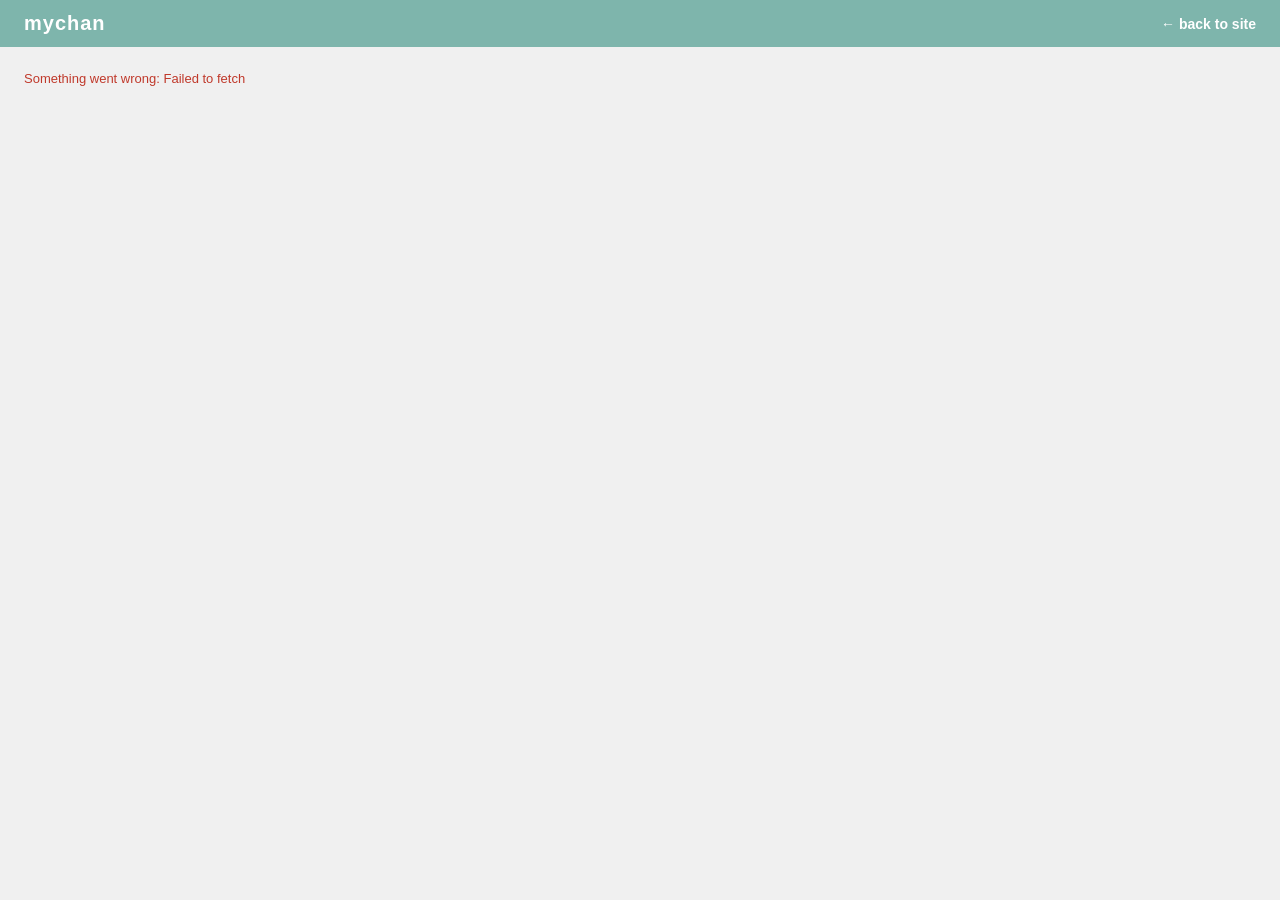
<file: static/imageboard/index.html>
<!DOCTYPE html>
<html lang="en">
<head>
  <meta charset="utf-8">
  <meta name="viewport" content="width=device-width, initial-scale=1">
  <title>mychan</title>
  <link rel="icon" href="favicon.ico">
  <link rel="stylesheet" href="style.css">
</head>
<body>
  <header class="board-lists">
    <h1><a href="#/">mychan</a></h1>
    <nav id="boardnav"></nav>
    <nav id="sitenav"><a href="/">&larr; back to site</a></nav>
  </header>
  <main id="imageboard-root">Loading…</main>
  <noscript><main><p>This page needs JavaScript.</p></main></noscript>
  <script src="config.js"></script>
  <script src="app.js"></script>
</body>
</html>
</file>
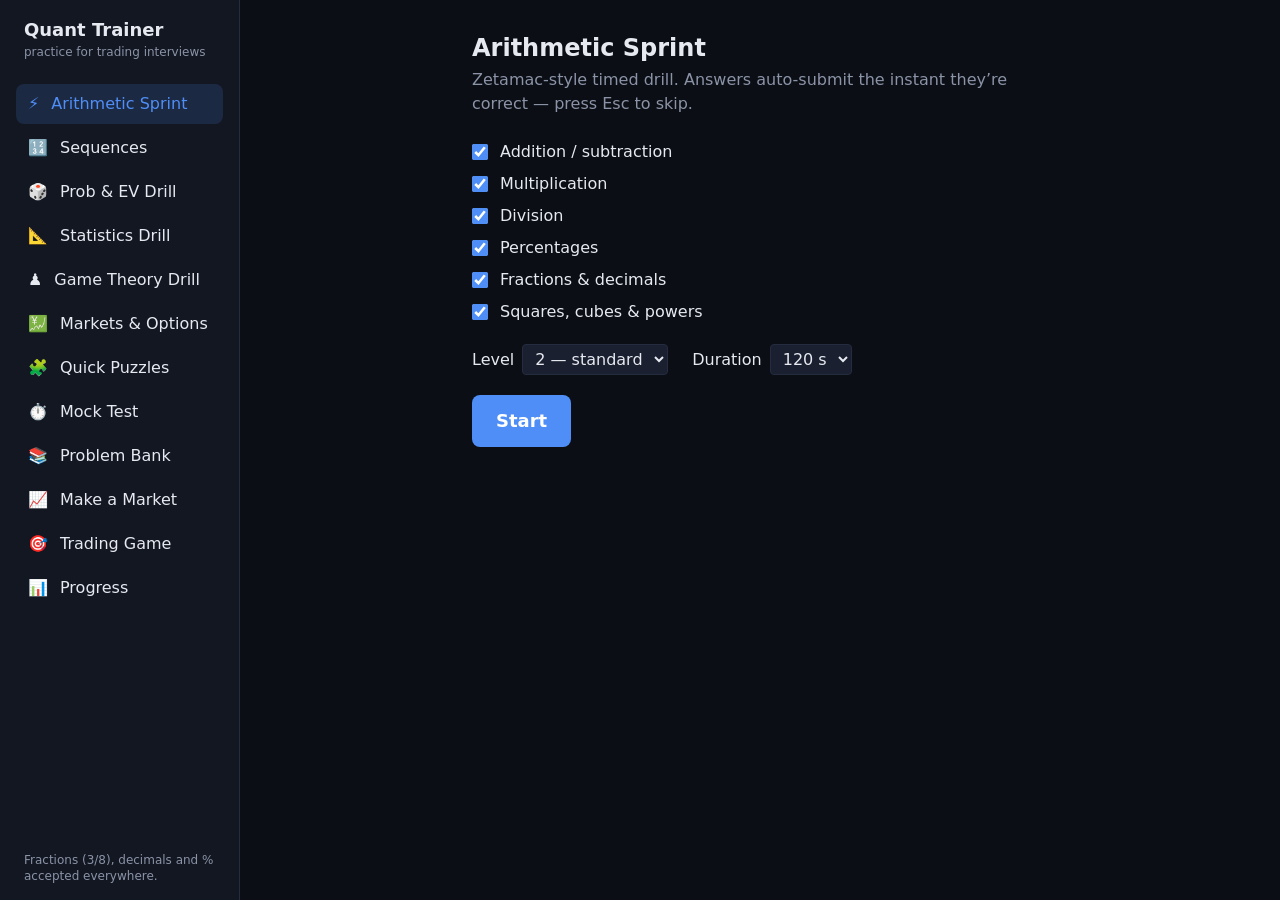
<file: static/quant-trainer/index.html>
<!doctype html>
<html lang="en">
  <head>
    <meta charset="UTF-8" />
    <link rel="icon" type="image/svg+xml" href="./favicon.svg" />
    <meta name="viewport" content="width=device-width, initial-scale=1.0" />
    <title>Quant Trainer</title>
    <script type="module" crossorigin src="./assets/index-CecnNAQ7.js"></script>
    <link rel="stylesheet" crossorigin href="./assets/index-C6XchxAq.css">
  </head>
  <body>
    <div id="root"></div>
  </body>
</html>
</file>
<file: static/imageboard/style.css>
:root {
    --black: #0f1c1f;
    --black-lighter: #1f3b42;
    --light: #fff;
    --light-darker: #f0f0f0;
    --grey: #666666;
    --accent: #7eb5ac;
    --greentext: #669f96;
}

* { box-sizing: border-box; margin: 0; padding: 0; }

body {
    font-family: 'Open Sans', sans-serif;
    font-size: 15px;
    background: var(--light-darker);
    color: var(--grey);
}

a { color: var(--accent); text-decoration: none; }
a:hover { color: var(--black-lighter); }

/* ── Header ── */
header {
    background: var(--accent);
    padding: 12px 24px;
    display: grid;
    grid-template-columns: 1fr 1fr 1fr;
    align-items: center;
}
header h1 { font-size: 20px; font-weight: 700; letter-spacing: 1px; }
header h1 a, header nav, header nav a { color: var(--light); }
header nav { font-size: 14px; }
header nav a { font-weight: 600; }
header nav a:hover, header h1 a:hover { color: var(--black); }
header.board-lists nav:first-of-type { text-align: center; }
header.board-lists nav:last-of-type { text-align: right; }

/* ── Main ── */
main { padding: 24px; max-width: 1400px; margin: 0 auto; }
main > h2 { font-size: 22px; color: var(--black); font-weight: 700; margin-bottom: 16px; }
.actions { margin-bottom: 16px; }
.lead { margin-bottom: 16px; }

/* ── Board list on the home page ── */
.board-list { list-style: none; max-width: 500px; }
.board-list li { background: var(--light); padding: 10px 14px; margin-bottom: 8px; border-left: 3px solid var(--accent); }
.board-list span { display: block; font-size: 12px; color: #aaa; }

/* ── Catalog grid ── */
.catalog { display: grid; grid-template-columns: repeat(auto-fill, minmax(160px, 1fr)); gap: 16px; }
.thread {
    width: 160px;
    background: var(--light);
    border-radius: 4px;
    overflow: hidden;
    display: flex;
    flex-direction: column;
    transition: box-shadow 0.15s ease;
}
.thread:hover { box-shadow: 0 4px 14px rgba(0,0,0,0.15); }
.thread a.thread-link { display: flex; flex-direction: column; height: 100%; color: inherit; }
.thread-thumb { height: 160px; width: 100%; object-fit: cover; display: block; background: var(--light-darker); }
.thread-info { padding: 8px 10px 10px; flex: 1; display: flex; flex-direction: column; gap: 4px; }
.thread-subject { font-size: 13px; font-weight: 700; color: var(--black); line-height: 1.3; word-break: break-word; }
.thread-by { font-size: 11px; color: var(--accent); }
.thread-text { font-size: 12px; word-break: break-word; }
.thread-meta { font-size: 11px; color: #aaa; margin-top: auto; padding-top: 4px; }

/* ── Thread page ── */
.post_in_thread { background: var(--light); padding: 14px 18px; margin-bottom: 12px; border-left: 3px solid var(--accent); overflow: hidden; }
.post_in_thread.flash { outline: 2px solid var(--accent); }
.post-user { display: block; font-size: 12px; font-weight: 700; color: var(--accent); margin-bottom: 6px; }
.post_in_thread p { line-height: 1.6; word-break: break-word; }
.post_in_thread img { max-width: 300px; max-height: 300px; display: block; margin: 10px 0; border-radius: 2px; }
.post_in_thread .timestamp { display: block; font-size: 11px; color: #bbb; margin-top: 8px; }
.post_in_thread .timestamp a { color: #bbb; }
.quote { color: var(--greentext); }
.ref { text-decoration: underline; }

/* ── Forms ── */
.reply_form { background: var(--light); padding: 20px; margin-top: 24px; border-top: 2px solid var(--accent); }
.reply_form form { display: flex; flex-direction: column; gap: 10px; max-width: 500px; }
.reply_form label { font-size: 12px; font-weight: 700; color: var(--black-lighter); text-transform: uppercase; letter-spacing: 0.5px; display: block; margin-bottom: 3px; }
.reply_form input[type="text"], .reply_form textarea {
    width: 100%; padding: 8px 10px; border: 1px solid #ddd; background: var(--light-darker);
    color: var(--grey); font-family: inherit; font-size: 14px; border-radius: 2px; outline: none;
}
.reply_form textarea { resize: vertical; }
.reply_form input[type="text"]:focus, .reply_form textarea:focus { border-color: var(--accent); }
.reply_form input[type="file"] { font-size: 13px; color: var(--grey); }
.reply_form button[type="submit"] {
    align-self: flex-start; background: var(--accent); color: var(--light); border: none;
    padding: 9px 22px; font-size: 14px; font-weight: 700; border-radius: 2px; cursor: pointer; transition: background 0.15s;
}
.reply_form button[type="submit"]:hover { background: var(--black-lighter); }
.reply_form button[disabled] { opacity: 0.6; cursor: default; }
.hint { font-size: 12px; color: #aaa; }
.error { color: #c0392b; font-size: 13px; }
.error:empty { display: none; }
.errorpage img { max-width: 100%; display: block; margin-top: 12px; }

hr.divider { border: none; border-top: 30px solid var(--accent); margin: 30px 0; }

@media (max-width: 600px) {
    .catalog { grid-template-columns: repeat(auto-fill, minmax(120px, 1fr)); gap: 10px; }
    .thread { width: 100%; }
    main { padding: 12px; }
    header { grid-template-columns: 1fr; gap: 6px; text-align: center; }
    header.board-lists nav:last-of-type { text-align: center; }
}
</file>
<file: static/quant-trainer/assets/index-C6XchxAq.css>
@font-face{font-display:block;font-family:KaTeX_AMS;font-style:normal;font-weight:400;src:url(./KaTeX_AMS-Regular-BQhdFMY1.woff2)format("woff2"),url(./KaTeX_AMS-Regular-DMm9YOAa.woff)format("woff"),url(./KaTeX_AMS-Regular-DRggAlZN.ttf)format("truetype")}@font-face{font-display:block;font-family:KaTeX_Caligraphic;font-style:normal;font-weight:700;src:url(./KaTeX_Caligraphic-Bold-Dq_IR9rO.woff2)format("woff2"),url(./KaTeX_Caligraphic-Bold-BEiXGLvX.woff)format("woff"),url(./KaTeX_Caligraphic-Bold-ATXxdsX0.ttf)format("truetype")}@font-face{font-display:block;font-family:KaTeX_Caligraphic;font-style:normal;font-weight:400;src:url(./KaTeX_Caligraphic-Regular-Di6jR-x-.woff2)format("woff2"),url(./KaTeX_Caligraphic-Regular-CTRA-rTL.woff)format("woff"),url(./KaTeX_Caligraphic-Regular-wX97UBjC.ttf)format("truetype")}@font-face{font-display:block;font-family:KaTeX_Fraktur;font-style:normal;font-weight:700;src:url(./KaTeX_Fraktur-Bold-CL6g_b3V.woff2)format("woff2"),url(./KaTeX_Fraktur-Bold-BsDP51OF.woff)format("woff"),url(./KaTeX_Fraktur-Bold-BdnERNNW.ttf)format("truetype")}@font-face{font-display:block;font-family:KaTeX_Fraktur;font-style:normal;font-weight:400;src:url(./KaTeX_Fraktur-Regular-CTYiF6lA.woff2)format("woff2"),url(./KaTeX_Fraktur-Regular-Dxdc4cR9.woff)format("woff"),url(./KaTeX_Fraktur-Regular-CB_wures.ttf)format("truetype")}@font-face{font-display:block;font-family:KaTeX_Main;font-style:normal;font-weight:700;src:url(./KaTeX_Main-Bold-Cx986IdX.woff2)format("woff2"),url(./KaTeX_Main-Bold-Jm3AIy58.woff)format("woff"),url(./KaTeX_Main-Bold-waoOVXN0.ttf)format("truetype")}@font-face{font-display:block;font-family:KaTeX_Main;font-style:italic;font-weight:700;src:url(./KaTeX_Main-BoldItalic-DxDJ3AOS.woff2)format("woff2"),url(./KaTeX_Main-BoldItalic-SpSLRI95.woff)format("woff"),url(./KaTeX_Main-BoldItalic-DzxPMmG6.ttf)format("truetype")}@font-face{font-display:block;font-family:KaTeX_Main;font-style:italic;font-weight:400;src:url(./KaTeX_Main-Italic-NWA7e6Wa.woff2)format("woff2"),url(./KaTeX_Main-Italic-BMLOBm91.woff)format("woff"),url(./KaTeX_Main-Italic-3WenGoN9.ttf)format("truetype")}@font-face{font-display:block;font-family:KaTeX_Main;font-style:normal;font-weight:400;src:url(./KaTeX_Main-Regular-B22Nviop.woff2)format("woff2"),url(./KaTeX_Main-Regular-Dr94JaBh.woff)format("woff"),url(./KaTeX_Main-Regular-ypZvNtVU.ttf)format("truetype")}@font-face{font-display:block;font-family:KaTeX_Math;font-style:italic;font-weight:700;src:url(./KaTeX_Math-BoldItalic-CZnvNsCZ.woff2)format("woff2"),url(./KaTeX_Math-BoldItalic-iY-2wyZ7.woff)format("woff"),url(./KaTeX_Math-BoldItalic-B3XSjfu4.ttf)format("truetype")}@font-face{font-display:block;font-family:KaTeX_Math;font-style:italic;font-weight:400;src:url(./KaTeX_Math-Italic-t53AETM-.woff2)format("woff2"),url(./KaTeX_Math-Italic-DA0__PXp.woff)format("woff"),url(./KaTeX_Math-Italic-flOr_0UB.ttf)format("truetype")}@font-face{font-display:block;font-family:KaTeX_SansSerif;font-style:normal;font-weight:700;src:url(./KaTeX_SansSerif-Bold-D1sUS0GD.woff2)format("woff2"),url(./KaTeX_SansSerif-Bold-DbIhKOiC.woff)format("woff"),url(./KaTeX_SansSerif-Bold-CFMepnvq.ttf)format("truetype")}@font-face{font-display:block;font-family:KaTeX_SansSerif;font-style:italic;font-weight:400;src:url(./KaTeX_SansSerif-Italic-C3H0VqGB.woff2)format("woff2"),url(./KaTeX_SansSerif-Italic-DN2j7dab.woff)format("woff"),url(./KaTeX_SansSerif-Italic-YYjJ1zSn.ttf)format("truetype")}@font-face{font-display:block;font-family:KaTeX_SansSerif;font-style:normal;font-weight:400;src:url(./KaTeX_SansSerif-Regular-DDBCnlJ7.woff2)format("woff2"),url(./KaTeX_SansSerif-Regular-CS6fqUqJ.woff)format("woff"),url(./KaTeX_SansSerif-Regular-BNo7hRIc.ttf)format("truetype")}@font-face{font-display:block;font-family:KaTeX_Script;font-style:normal;font-weight:400;src:url(./KaTeX_Script-Regular-D3wIWfF6.woff2)format("woff2"),url(./KaTeX_Script-Regular-D5yQViql.woff)format("woff"),url(./KaTeX_Script-Regular-C5JkGWo-.ttf)format("truetype")}@font-face{font-display:block;font-family:KaTeX_Size1;font-style:normal;font-weight:400;src:url(./KaTeX_Size1-Regular-mCD8mA8B.woff2)format("woff2"),url(./KaTeX_Size1-Regular-C195tn64.woff)format("woff"),url(./KaTeX_Size1-Regular-Dbsnue_I.ttf)format("truetype")}@font-face{font-display:block;font-family:KaTeX_Size2;font-style:normal;font-weight:400;src:url(./KaTeX_Size2-Regular-Dy4dx90m.woff2)format("woff2"),url(./KaTeX_Size2-Regular-oD1tc_U0.woff)format("woff"),url(./KaTeX_Size2-Regular-B7gKUWhC.ttf)format("truetype")}@font-face{font-display:block;font-family:KaTeX_Size3;font-style:normal;font-weight:400;src:url([data-uri])format("woff2"),url(./KaTeX_Size3-Regular-CTq5MqoE.woff)format("woff"),url(./KaTeX_Size3-Regular-DgpXs0kz.ttf)format("truetype")}@font-face{font-display:block;font-family:KaTeX_Size4;font-style:normal;font-weight:400;src:url(./KaTeX_Size4-Regular-Dl5lxZxV.woff2)format("woff2"),url(./KaTeX_Size4-Regular-BF-4gkZK.woff)format("woff"),url(./KaTeX_Size4-Regular-DWFBv043.ttf)format("truetype")}@font-face{font-display:block;font-family:KaTeX_Typewriter;font-style:normal;font-weight:400;src:url(./KaTeX_Typewriter-Regular-CO6r4hn1.woff2)format("woff2"),url(./KaTeX_Typewriter-Regular-C0xS9mPB.woff)format("woff"),url(./KaTeX_Typewriter-Regular-D3Ib7_Hf.ttf)format("truetype")}.katex{text-indent:0;text-rendering:auto;font:1.21em/1.2 KaTeX_Main,math,Times New Roman,serif;position:relative}.katex *{border-color:currentColor;-ms-high-contrast-adjust:none!important}.katex .katex-version:after{content:"0.19.1"}.katex .katex-mathml{clip-path:inset(50%);border:0;width:1px;height:1px;padding:0;position:absolute;overflow:hidden}.katex .katex-html>.katex-newline{display:block}.katex .katex-base{white-space:nowrap;width:min-content;position:relative}.katex .katex-base,.katex .katex-strut{display:inline-block}.katex .textbf{font-weight:700}.katex .textit{font-style:italic}.katex .textrm{font-family:KaTeX_Main}.katex .textsf{font-family:KaTeX_SansSerif}.katex .texttt{font-family:KaTeX_Typewriter}.katex .mathnormal{font-family:KaTeX_Math;font-style:italic}.katex .mathit{font-family:KaTeX_Main;font-style:italic}.katex .mathrm{font-style:normal}.katex .mathbf{font-family:KaTeX_Main;font-weight:700}.katex .boldsymbol{font-family:KaTeX_Math;font-style:italic;font-weight:700}.katex .amsrm,.katex .mathbb,.katex .textbb{font-family:KaTeX_AMS}.katex .mathcal{font-family:KaTeX_Caligraphic}.katex .mathfrak,.katex .textfrak{font-family:KaTeX_Fraktur}.katex .mathboldfrak,.katex .textboldfrak{font-family:KaTeX_Fraktur;font-weight:700}.katex .mathtt{font-family:KaTeX_Typewriter}.katex .mathscr,.katex .textscr{font-family:KaTeX_Script}.katex .mathsf,.katex .textsf{font-family:KaTeX_SansSerif}.katex .mathboldsf,.katex .textboldsf{font-family:KaTeX_SansSerif;font-weight:700}.katex .mathitsf,.katex .mathsfit,.katex .textitsf{font-family:KaTeX_SansSerif;font-style:italic}.katex .mainrm{font-family:KaTeX_Main;font-style:normal}.katex .vlist-t{border-collapse:collapse;table-layout:fixed;display:inline-table}.katex .vlist-r{display:table-row}.katex .vlist{vertical-align:bottom;display:table-cell;position:relative}.katex .vlist>span{height:0;display:block;position:relative}.katex .vlist>span>span{display:inline-block}.katex .vlist>span>.pstrut{width:0;overflow:hidden}.katex .vlist-t2{margin-right:-2px}.katex .vlist-s{vertical-align:bottom;width:2px;min-width:2px;font-size:1px;display:table-cell}.katex .katex-vbox{flex-direction:column;align-items:baseline;display:inline-flex}.katex .katex-thinbox{flex-direction:row;width:0;max-width:0;display:inline-flex}.katex .msupsub{text-align:left}.katex .mfrac>span>span{text-align:center}.katex .mfrac .frac-line{border-bottom-style:solid;width:100%;display:inline-block}.katex .katex-hdashline,.katex .katex-hline,.katex .katex-overline .overline-line,.katex .katex-rule,.katex .katex-underline .underline-line,.katex .mfrac .frac-line{min-height:1px}.katex .mspace{display:inline-block}.katex .katex-smash{line-height:0;display:inline}.katex .clap,.katex .llap,.katex .rlap{width:0;position:relative}.katex .clap>.katex-inner,.katex .llap>.katex-inner,.katex .rlap>.katex-inner{position:absolute}.katex .clap>.katex-fix,.katex .llap>.katex-fix,.katex .rlap>.katex-fix{display:inline-block}.katex .llap>.katex-inner{right:0}.katex .clap>.katex-inner,.katex .rlap>.katex-inner{left:0}.katex .clap>.katex-inner>span{margin-left:-50%;margin-right:50%}.katex .katex-rule{border:0 solid;display:inline-block;position:relative}.katex .katex-hline,.katex .katex-overline .overline-line,.katex .katex-underline .underline-line{border-bottom-style:solid;width:100%;display:inline-block}.katex .katex-hdashline{border-bottom-style:dashed;width:100%;display:inline-block}.katex .sqrt>.katex-root{margin-left:.277778em;margin-right:-.555556em}.katex .fontsize-ensurer.reset-size1.size1,.katex .katex-sizing.reset-size1.size1{font-size:1em}.katex .fontsize-ensurer.reset-size1.size2,.katex .katex-sizing.reset-size1.size2{font-size:1.2em}.katex .fontsize-ensurer.reset-size1.size3,.katex .katex-sizing.reset-size1.size3{font-size:1.4em}.katex .fontsize-ensurer.reset-size1.size4,.katex .katex-sizing.reset-size1.size4{font-size:1.6em}.katex .fontsize-ensurer.reset-size1.size5,.katex .katex-sizing.reset-size1.size5{font-size:1.8em}.katex .fontsize-ensurer.reset-size1.size6,.katex .katex-sizing.reset-size1.size6{font-size:2em}.katex .fontsize-ensurer.reset-size1.size7,.katex .katex-sizing.reset-size1.size7{font-size:2.4em}.katex .fontsize-ensurer.reset-size1.size8,.katex .katex-sizing.reset-size1.size8{font-size:2.88em}.katex .fontsize-ensurer.reset-size1.size9,.katex .katex-sizing.reset-size1.size9{font-size:3.456em}.katex .fontsize-ensurer.reset-size1.size10,.katex .katex-sizing.reset-size1.size10{font-size:4.148em}.katex .fontsize-ensurer.reset-size1.size11,.katex .katex-sizing.reset-size1.size11{font-size:4.976em}.katex .fontsize-ensurer.reset-size2.size1,.katex .katex-sizing.reset-size2.size1{font-size:.833333em}.katex .fontsize-ensurer.reset-size2.size2,.katex .katex-sizing.reset-size2.size2{font-size:1em}.katex .fontsize-ensurer.reset-size2.size3,.katex .katex-sizing.reset-size2.size3{font-size:1.16667em}.katex .fontsize-ensurer.reset-size2.size4,.katex .katex-sizing.reset-size2.size4{font-size:1.33333em}.katex .fontsize-ensurer.reset-size2.size5,.katex .katex-sizing.reset-size2.size5{font-size:1.5em}.katex .fontsize-ensurer.reset-size2.size6,.katex .katex-sizing.reset-size2.size6{font-size:1.66667em}.katex .fontsize-ensurer.reset-size2.size7,.katex .katex-sizing.reset-size2.size7{font-size:2em}.katex .fontsize-ensurer.reset-size2.size8,.katex .katex-sizing.reset-size2.size8{font-size:2.4em}.katex .fontsize-ensurer.reset-size2.size9,.katex .katex-sizing.reset-size2.size9{font-size:2.88em}.katex .fontsize-ensurer.reset-size2.size10,.katex .katex-sizing.reset-size2.size10{font-size:3.45667em}.katex .fontsize-ensurer.reset-size2.size11,.katex .katex-sizing.reset-size2.size11{font-size:4.14667em}.katex .fontsize-ensurer.reset-size3.size1,.katex .katex-sizing.reset-size3.size1{font-size:.714286em}.katex .fontsize-ensurer.reset-size3.size2,.katex .katex-sizing.reset-size3.size2{font-size:.857143em}.katex .fontsize-ensurer.reset-size3.size3,.katex .katex-sizing.reset-size3.size3{font-size:1em}.katex .fontsize-ensurer.reset-size3.size4,.katex .katex-sizing.reset-size3.size4{font-size:1.14286em}.katex .fontsize-ensurer.reset-size3.size5,.katex .katex-sizing.reset-size3.size5{font-size:1.28571em}.katex .fontsize-ensurer.reset-size3.size6,.katex .katex-sizing.reset-size3.size6{font-size:1.42857em}.katex .fontsize-ensurer.reset-size3.size7,.katex .katex-sizing.reset-size3.size7{font-size:1.71429em}.katex .fontsize-ensurer.reset-size3.size8,.katex .katex-sizing.reset-size3.size8{font-size:2.05714em}.katex .fontsize-ensurer.reset-size3.size9,.katex .katex-sizing.reset-size3.size9{font-size:2.46857em}.katex .fontsize-ensurer.reset-size3.size10,.katex .katex-sizing.reset-size3.size10{font-size:2.96286em}.katex .fontsize-ensurer.reset-size3.size11,.katex .katex-sizing.reset-size3.size11{font-size:3.55429em}.katex .fontsize-ensurer.reset-size4.size1,.katex .katex-sizing.reset-size4.size1{font-size:.625em}.katex .fontsize-ensurer.reset-size4.size2,.katex .katex-sizing.reset-size4.size2{font-size:.75em}.katex .fontsize-ensurer.reset-size4.size3,.katex .katex-sizing.reset-size4.size3{font-size:.875em}.katex .fontsize-ensurer.reset-size4.size4,.katex .katex-sizing.reset-size4.size4{font-size:1em}.katex .fontsize-ensurer.reset-size4.size5,.katex .katex-sizing.reset-size4.size5{font-size:1.125em}.katex .fontsize-ensurer.reset-size4.size6,.katex .katex-sizing.reset-size4.size6{font-size:1.25em}.katex .fontsize-ensurer.reset-size4.size7,.katex .katex-sizing.reset-size4.size7{font-size:1.5em}.katex .fontsize-ensurer.reset-size4.size8,.katex .katex-sizing.reset-size4.size8{font-size:1.8em}.katex .fontsize-ensurer.reset-size4.size9,.katex .katex-sizing.reset-size4.size9{font-size:2.16em}.katex .fontsize-ensurer.reset-size4.size10,.katex .katex-sizing.reset-size4.size10{font-size:2.5925em}.katex .fontsize-ensurer.reset-size4.size11,.katex .katex-sizing.reset-size4.size11{font-size:3.11em}.katex .fontsize-ensurer.reset-size5.size1,.katex .katex-sizing.reset-size5.size1{font-size:.555556em}.katex .fontsize-ensurer.reset-size5.size2,.katex .katex-sizing.reset-size5.size2{font-size:.666667em}.katex .fontsize-ensurer.reset-size5.size3,.katex .katex-sizing.reset-size5.size3{font-size:.777778em}.katex .fontsize-ensurer.reset-size5.size4,.katex .katex-sizing.reset-size5.size4{font-size:.888889em}.katex .fontsize-ensurer.reset-size5.size5,.katex .katex-sizing.reset-size5.size5{font-size:1em}.katex .fontsize-ensurer.reset-size5.size6,.katex .katex-sizing.reset-size5.size6{font-size:1.11111em}.katex .fontsize-ensurer.reset-size5.size7,.katex .katex-sizing.reset-size5.size7{font-size:1.33333em}.katex .fontsize-ensurer.reset-size5.size8,.katex .katex-sizing.reset-size5.size8{font-size:1.6em}.katex .fontsize-ensurer.reset-size5.size9,.katex .katex-sizing.reset-size5.size9{font-size:1.92em}.katex .fontsize-ensurer.reset-size5.size10,.katex .katex-sizing.reset-size5.size10{font-size:2.30444em}.katex .fontsize-ensurer.reset-size5.size11,.katex .katex-sizing.reset-size5.size11{font-size:2.76444em}.katex .fontsize-ensurer.reset-size6.size1,.katex .katex-sizing.reset-size6.size1{font-size:.5em}.katex .fontsize-ensurer.reset-size6.size2,.katex .katex-sizing.reset-size6.size2{font-size:.6em}.katex .fontsize-ensurer.reset-size6.size3,.katex .katex-sizing.reset-size6.size3{font-size:.7em}.katex .fontsize-ensurer.reset-size6.size4,.katex .katex-sizing.reset-size6.size4{font-size:.8em}.katex .fontsize-ensurer.reset-size6.size5,.katex .katex-sizing.reset-size6.size5{font-size:.9em}.katex .fontsize-ensurer.reset-size6.size6,.katex .katex-sizing.reset-size6.size6{font-size:1em}.katex .fontsize-ensurer.reset-size6.size7,.katex .katex-sizing.reset-size6.size7{font-size:1.2em}.katex .fontsize-ensurer.reset-size6.size8,.katex .katex-sizing.reset-size6.size8{font-size:1.44em}.katex .fontsize-ensurer.reset-size6.size9,.katex .katex-sizing.reset-size6.size9{font-size:1.728em}.katex .fontsize-ensurer.reset-size6.size10,.katex .katex-sizing.reset-size6.size10{font-size:2.074em}.katex .fontsize-ensurer.reset-size6.size11,.katex .katex-sizing.reset-size6.size11{font-size:2.488em}.katex .fontsize-ensurer.reset-size7.size1,.katex .katex-sizing.reset-size7.size1{font-size:.416667em}.katex .fontsize-ensurer.reset-size7.size2,.katex .katex-sizing.reset-size7.size2{font-size:.5em}.katex .fontsize-ensurer.reset-size7.size3,.katex .katex-sizing.reset-size7.size3{font-size:.583333em}.katex .fontsize-ensurer.reset-size7.size4,.katex .katex-sizing.reset-size7.size4{font-size:.666667em}.katex .fontsize-ensurer.reset-size7.size5,.katex .katex-sizing.reset-size7.size5{font-size:.75em}.katex .fontsize-ensurer.reset-size7.size6,.katex .katex-sizing.reset-size7.size6{font-size:.833333em}.katex .fontsize-ensurer.reset-size7.size7,.katex .katex-sizing.reset-size7.size7{font-size:1em}.katex .fontsize-ensurer.reset-size7.size8,.katex .katex-sizing.reset-size7.size8{font-size:1.2em}.katex .fontsize-ensurer.reset-size7.size9,.katex .katex-sizing.reset-size7.size9{font-size:1.44em}.katex .fontsize-ensurer.reset-size7.size10,.katex .katex-sizing.reset-size7.size10{font-size:1.72833em}.katex .fontsize-ensurer.reset-size7.size11,.katex .katex-sizing.reset-size7.size11{font-size:2.07333em}.katex .fontsize-ensurer.reset-size8.size1,.katex .katex-sizing.reset-size8.size1{font-size:.347222em}.katex .fontsize-ensurer.reset-size8.size2,.katex .katex-sizing.reset-size8.size2{font-size:.416667em}.katex .fontsize-ensurer.reset-size8.size3,.katex .katex-sizing.reset-size8.size3{font-size:.486111em}.katex .fontsize-ensurer.reset-size8.size4,.katex .katex-sizing.reset-size8.size4{font-size:.555556em}.katex .fontsize-ensurer.reset-size8.size5,.katex .katex-sizing.reset-size8.size5{font-size:.625em}.katex .fontsize-ensurer.reset-size8.size6,.katex .katex-sizing.reset-size8.size6{font-size:.694444em}.katex .fontsize-ensurer.reset-size8.size7,.katex .katex-sizing.reset-size8.size7{font-size:.833333em}.katex .fontsize-ensurer.reset-size8.size8,.katex .katex-sizing.reset-size8.size8{font-size:1em}.katex .fontsize-ensurer.reset-size8.size9,.katex .katex-sizing.reset-size8.size9{font-size:1.2em}.katex .fontsize-ensurer.reset-size8.size10,.katex .katex-sizing.reset-size8.size10{font-size:1.44028em}.katex .fontsize-ensurer.reset-size8.size11,.katex .katex-sizing.reset-size8.size11{font-size:1.72778em}.katex .fontsize-ensurer.reset-size9.size1,.katex .katex-sizing.reset-size9.size1{font-size:.289352em}.katex .fontsize-ensurer.reset-size9.size2,.katex .katex-sizing.reset-size9.size2{font-size:.347222em}.katex .fontsize-ensurer.reset-size9.size3,.katex .katex-sizing.reset-size9.size3{font-size:.405093em}.katex .fontsize-ensurer.reset-size9.size4,.katex .katex-sizing.reset-size9.size4{font-size:.462963em}.katex .fontsize-ensurer.reset-size9.size5,.katex .katex-sizing.reset-size9.size5{font-size:.520833em}.katex .fontsize-ensurer.reset-size9.size6,.katex .katex-sizing.reset-size9.size6{font-size:.578704em}.katex .fontsize-ensurer.reset-size9.size7,.katex .katex-sizing.reset-size9.size7{font-size:.694444em}.katex .fontsize-ensurer.reset-size9.size8,.katex .katex-sizing.reset-size9.size8{font-size:.833333em}.katex .fontsize-ensurer.reset-size9.size9,.katex .katex-sizing.reset-size9.size9{font-size:1em}.katex .fontsize-ensurer.reset-size9.size10,.katex .katex-sizing.reset-size9.size10{font-size:1.20023em}.katex .fontsize-ensurer.reset-size9.size11,.katex .katex-sizing.reset-size9.size11{font-size:1.43981em}.katex .fontsize-ensurer.reset-size10.size1,.katex .katex-sizing.reset-size10.size1{font-size:.24108em}.katex .fontsize-ensurer.reset-size10.size2,.katex .katex-sizing.reset-size10.size2{font-size:.289296em}.katex .fontsize-ensurer.reset-size10.size3,.katex .katex-sizing.reset-size10.size3{font-size:.337512em}.katex .fontsize-ensurer.reset-size10.size4,.katex .katex-sizing.reset-size10.size4{font-size:.385728em}.katex .fontsize-ensurer.reset-size10.size5,.katex .katex-sizing.reset-size10.size5{font-size:.433944em}.katex .fontsize-ensurer.reset-size10.size6,.katex .katex-sizing.reset-size10.size6{font-size:.48216em}.katex .fontsize-ensurer.reset-size10.size7,.katex .katex-sizing.reset-size10.size7{font-size:.578592em}.katex .fontsize-ensurer.reset-size10.size8,.katex .katex-sizing.reset-size10.size8{font-size:.694311em}.katex .fontsize-ensurer.reset-size10.size9,.katex .katex-sizing.reset-size10.size9{font-size:.833173em}.katex .fontsize-ensurer.reset-size10.size10,.katex .katex-sizing.reset-size10.size10{font-size:1em}.katex .fontsize-ensurer.reset-size10.size11,.katex .katex-sizing.reset-size10.size11{font-size:1.19961em}.katex .fontsize-ensurer.reset-size11.size1,.katex .katex-sizing.reset-size11.size1{font-size:.200965em}.katex .fontsize-ensurer.reset-size11.size2,.katex .katex-sizing.reset-size11.size2{font-size:.241158em}.katex .fontsize-ensurer.reset-size11.size3,.katex .katex-sizing.reset-size11.size3{font-size:.281351em}.katex .fontsize-ensurer.reset-size11.size4,.katex .katex-sizing.reset-size11.size4{font-size:.321543em}.katex .fontsize-ensurer.reset-size11.size5,.katex .katex-sizing.reset-size11.size5{font-size:.361736em}.katex .fontsize-ensurer.reset-size11.size6,.katex .katex-sizing.reset-size11.size6{font-size:.401929em}.katex .fontsize-ensurer.reset-size11.size7,.katex .katex-sizing.reset-size11.size7{font-size:.482315em}.katex .fontsize-ensurer.reset-size11.size8,.katex .katex-sizing.reset-size11.size8{font-size:.578778em}.katex .fontsize-ensurer.reset-size11.size9,.katex .katex-sizing.reset-size11.size9{font-size:.694534em}.katex .fontsize-ensurer.reset-size11.size10,.katex .katex-sizing.reset-size11.size10{font-size:.833601em}.katex .fontsize-ensurer.reset-size11.size11,.katex .katex-sizing.reset-size11.size11{font-size:1em}.katex .delimsizing.size1{font-family:KaTeX_Size1}.katex .delimsizing.size2{font-family:KaTeX_Size2}.katex .delimsizing.size3{font-family:KaTeX_Size3}.katex .delimsizing.size4{font-family:KaTeX_Size4}.katex .delimsizing.mult .delim-size1>span{font-family:KaTeX_Size1}.katex .delimsizing.mult .delim-size4>span{font-family:KaTeX_Size4}.katex .nulldelimiter{width:.12em;display:inline-block}.katex .delimcenter,.katex .op-symbol{position:relative}.katex .op-symbol.small-op{font-family:KaTeX_Size1}.katex .op-symbol.large-op{font-family:KaTeX_Size2}.katex .katex-accent>.vlist-t,.katex .op-limits>.vlist-t{text-align:center}.katex .katex-accent .accent-body{position:relative}.katex .katex-accent .accent-body:not(.accent-full){width:0}.katex .katex-overlay{display:block}.katex .mtable .vertical-separator{min-width:1px;display:inline-block}.katex .mtable .arraycolsep{display:inline-block}.katex .mtable .col-align-c>.vlist-t{text-align:center}.katex .mtable .col-align-l>.vlist-t{text-align:left}.katex .mtable .col-align-r>.vlist-t{text-align:right}.katex .svg-align{text-align:left}.katex svg{fill:currentColor;stroke:currentColor;height:inherit;width:100%;display:block;position:absolute}.katex svg path{stroke:none}.katex svg{fill-rule:nonzero;fill-opacity:1;stroke-width:1px;stroke-linecap:butt;stroke-linejoin:miter;stroke-miterlimit:4;stroke-dasharray:none;stroke-dashoffset:0;stroke-opacity:1}.katex img{border-style:none;min-width:0;max-width:none;min-height:0;max-height:none}.katex .katex-stretchy{width:100%;display:block;position:relative;overflow:hidden}.katex .katex-stretchy:after,.katex .katex-stretchy:before{content:""}.katex .hide-tail{width:100%;position:relative;overflow:hidden}.katex .halfarrow-left{width:50.2%;position:absolute;left:0;overflow:hidden}.katex .halfarrow-right{width:50.2%;position:absolute;right:0;overflow:hidden}.katex .brace-left{width:25.1%;position:absolute;left:0;overflow:hidden}.katex .brace-center{width:50%;position:absolute;left:25%;overflow:hidden}.katex .brace-right{width:25.1%;position:absolute;right:0;overflow:hidden}.katex .x-arrow-pad{padding:0 .5em}.katex .cd-arrow-pad{padding:0 .55556em 0 .27778em}.katex .mover,.katex .munder,.katex .x-arrow{text-align:center}.katex .boxpad{padding:0 .3em}.katex .fbox,.katex .fcolorbox{box-sizing:border-box;border:.04em solid}.katex .cancel-pad{padding:0 .2em}.katex .cancel-lap{margin-left:-.2em;margin-right:-.2em}.katex .katex-sout{border-bottom-style:solid;border-bottom-width:.08em}.katex .angl{box-sizing:border-box;border-top:.049em solid;border-right:.049em solid;margin-right:.03889em}.katex .anglpad{padding:0 .03889em}.katex .reflectbox{display:inline-block;transform:scaleX(-1)}.katex .eqn-num:before{content:"(" counter(katexEqnNo) ")";counter-increment:katexEqnNo}.katex .mml-eqn-num:before{content:"(" counter(mmlEqnNo) ")";counter-increment:mmlEqnNo}.katex .mtr-glue{width:50%}.katex .cd-vert-arrow{display:inline-block;position:relative}.katex .cd-label-left{text-align:left;display:inline-block;position:absolute;right:calc(50% + .3em)}.katex .cd-label-right{text-align:right;display:inline-block;position:absolute;left:calc(50% + .3em)}.katex-display{text-align:center;margin:1em 0;display:block}.katex-display>.katex{text-align:center;white-space:nowrap;display:block}.katex-display>.katex>.katex-html{display:block;position:relative}.katex-display>.katex>.katex-html>.katex-tag{position:absolute;right:0}.katex-display.leqno>.katex>.katex-html>.katex-tag{left:0;right:auto}.katex-display.fleqn>.katex{text-align:left;padding-left:2em}body{counter-reset:katexEqnNo mmlEqnNo}@layer properties{@supports (((-webkit-hyphens:none)) and (not (margin-trim:block))) or ((-moz-orient:inline) and (not (color:rgb(from red r g b)))){*,:before,:after,::backdrop{--tw-rotate-x:initial;--tw-rotate-y:initial;--tw-rotate-z:initial;--tw-skew-x:initial;--tw-skew-y:initial;--tw-space-y-reverse:0;--tw-space-x-reverse:0;--tw-border-style:solid;--tw-leading:initial;--tw-font-weight:initial;--tw-tracking:initial;--tw-blur:initial;--tw-brightness:initial;--tw-contrast:initial;--tw-grayscale:initial;--tw-hue-rotate:initial;--tw-invert:initial;--tw-opacity:initial;--tw-saturate:initial;--tw-sepia:initial;--tw-drop-shadow:initial;--tw-drop-shadow-color:initial;--tw-drop-shadow-alpha:100%;--tw-drop-shadow-size:initial;--tw-duration:initial;--tw-ease:initial}}}@layer theme{:root,:host{--font-sans:-apple-system, BlinkMacSystemFont, "Segoe UI", Roboto, "Helvetica Neue", "Noto Sans", Arial, sans-serif, "Apple Color Emoji", "Segoe UI Emoji", "Segoe UI Symbol", "Noto Color Emoji";--font-mono:ui-monospace, SFMono-Regular, Menlo, Monaco, Consolas, "Liberation Mono", "Courier New", monospace;--color-black:#000;--color-white:#fff;--spacing:.25rem;--container-xl:36rem;--container-2xl:42rem;--container-3xl:48rem;--container-4xl:56rem;--text-xs:.75rem;--text-xs--line-height:calc(1 / .75);--text-sm:.875rem;--text-sm--line-height:calc(1.25 / .875);--text-lg:1.125rem;--text-lg--line-height:calc(1.75 / 1.125);--text-xl:1.25rem;--text-xl--line-height:calc(1.75 / 1.25);--text-2xl:1.5rem;--text-2xl--line-height:calc(2 / 1.5);--text-3xl:1.875rem;--text-3xl--line-height:calc(2.25 / 1.875);--text-5xl:3rem;--text-5xl--line-height:1;--text-6xl:3.75rem;--text-6xl--line-height:1;--font-weight-normal:400;--font-weight-semibold:600;--font-weight-bold:700;--tracking-wide:.025em;--tracking-wider:.05em;--leading-relaxed:1.625;--radius-lg:.5rem;--radius-xl:.75rem;--default-transition-duration:.15s;--default-transition-timing-function:cubic-bezier(.4, 0, .2, 1);--default-font-family:var(--font-sans);--default-mono-font-family:var(--font-mono)}}@layer base{*,:after,:before,::backdrop{box-sizing:border-box;border:0 solid;margin:0;padding:0}::file-selector-button{box-sizing:border-box;border:0 solid;margin:0;padding:0}html,:host{-webkit-text-size-adjust:100%;tab-size:4;line-height:1.5;font-family:var(--default-font-family,-apple-system, BlinkMacSystemFont, "Segoe UI", Roboto, "Helvetica Neue", "Noto Sans", Arial, sans-serif, "Apple Color Emoji", "Segoe UI Emoji", "Segoe UI Symbol", "Noto Color Emoji");font-feature-settings:var(--default-font-feature-settings,normal);font-variation-settings:var(--default-font-variation-settings,normal);-webkit-tap-highlight-color:transparent}hr{height:0;color:inherit;border-top-width:1px}abbr:where([title]){-webkit-text-decoration:underline dotted;text-decoration:underline dotted}h1,h2,h3,h4,h5,h6{font-size:inherit;font-weight:inherit}a{color:inherit;-webkit-text-decoration:inherit;-webkit-text-decoration:inherit;-webkit-text-decoration:inherit;-webkit-text-decoration:inherit;text-decoration:inherit}b,strong{font-weight:bolder}code,kbd,samp,pre{font-family:var(--default-mono-font-family,ui-monospace, SFMono-Regular, Menlo, Monaco, Consolas, "Liberation Mono", "Courier New", monospace);font-feature-settings:var(--default-mono-font-feature-settings,normal);font-variation-settings:var(--default-mono-font-variation-settings,normal);font-size:1em}small{font-size:80%}sub,sup{vertical-align:baseline;font-size:75%;line-height:0;position:relative}sub{bottom:-.25em}sup{top:-.5em}table{text-indent:0;border-color:inherit;border-collapse:collapse}:-moz-focusring:where(:not(iframe)){outline:auto}progress{vertical-align:baseline}summary{display:list-item}ol,ul,menu{list-style:none}img,svg,video,canvas,audio,iframe,embed,object{vertical-align:middle;display:block}img,video{max-width:100%;height:auto}button,input,select,optgroup,textarea{font:inherit;font-feature-settings:inherit;font-variation-settings:inherit;letter-spacing:inherit;color:inherit;opacity:1;background-color:#0000;border-radius:0}::file-selector-button{font:inherit;font-feature-settings:inherit;font-variation-settings:inherit;letter-spacing:inherit;color:inherit;opacity:1;background-color:#0000;border-radius:0}:where(select:is([multiple],[size])) optgroup{font-weight:bolder}:where(select:is([multiple],[size])) optgroup option{padding-inline-start:20px}::file-selector-button{margin-inline-end:4px}::placeholder{opacity:1}@supports (not ((-webkit-appearance:-apple-pay-button))) or (contain-intrinsic-size:1px){::placeholder{color:currentColor}@supports (color:color-mix(in lab, red, red)){::placeholder{color:color-mix(in oklab, currentcolor 50%, transparent)}}}textarea{resize:vertical}::-webkit-search-decoration{-webkit-appearance:none}::-webkit-date-and-time-value{min-height:1lh;text-align:inherit}::-webkit-datetime-edit{display:inline-flex}::-webkit-datetime-edit-fields-wrapper{padding:0}::-webkit-datetime-edit{padding-block:0}::-webkit-datetime-edit-year-field{padding-block:0}::-webkit-datetime-edit-month-field{padding-block:0}::-webkit-datetime-edit-day-field{padding-block:0}::-webkit-datetime-edit-hour-field{padding-block:0}::-webkit-datetime-edit-minute-field{padding-block:0}::-webkit-datetime-edit-second-field{padding-block:0}::-webkit-datetime-edit-millisecond-field{padding-block:0}::-webkit-datetime-edit-meridiem-field{padding-block:0}::-webkit-calendar-picker-indicator{line-height:1}:-moz-ui-invalid{box-shadow:none}button,input:where([type=button],[type=reset],[type=submit]){appearance:button}::file-selector-button{appearance:button}::-webkit-inner-spin-button{height:auto}::-webkit-outer-spin-button{height:auto}[hidden]:where(:not([hidden=until-found])){display:none!important}}@layer components;@layer utilities{.fixed{position:fixed}.relative{position:relative}.mx-auto{margin-inline:auto}.mt-1{margin-top:var(--spacing)}.mt-2{margin-top:calc(var(--spacing) * 2)}.mt-3{margin-top:calc(var(--spacing) * 3)}.mt-4{margin-top:calc(var(--spacing) * 4)}.mt-6{margin-top:calc(var(--spacing) * 6)}.mt-8{margin-top:calc(var(--spacing) * 8)}.mt-10{margin-top:calc(var(--spacing) * 10)}.mt-auto{margin-top:auto}.mr-2{margin-right:calc(var(--spacing) * 2)}.mb-1{margin-bottom:var(--spacing)}.mb-2{margin-bottom:calc(var(--spacing) * 2)}.mb-3{margin-bottom:calc(var(--spacing) * 3)}.mb-4{margin-bottom:calc(var(--spacing) * 4)}.mb-5{margin-bottom:calc(var(--spacing) * 5)}.mb-6{margin-bottom:calc(var(--spacing) * 6)}.mb-8{margin-bottom:calc(var(--spacing) * 8)}.block{display:block}.contents{display:contents}.flex{display:flex}.grid{display:grid}.inline{display:inline}.table{display:table}.h-2{height:calc(var(--spacing) * 2)}.h-4{height:calc(var(--spacing) * 4)}.h-14{height:calc(var(--spacing) * 14)}.h-full{height:100%}.w-4{width:calc(var(--spacing) * 4)}.w-10{width:calc(var(--spacing) * 10)}.w-14{width:calc(var(--spacing) * 14)}.w-36{width:calc(var(--spacing) * 36)}.w-44{width:calc(var(--spacing) * 44)}.w-60{width:calc(var(--spacing) * 60)}.w-64{width:calc(var(--spacing) * 64)}.w-full{width:100%}.max-w-2xl{max-width:var(--container-2xl)}.max-w-3xl{max-width:var(--container-3xl)}.max-w-4xl{max-width:var(--container-4xl)}.max-w-xl{max-width:var(--container-xl)}.min-w-0{min-width:0}.flex-1{flex:1}.shrink{flex-shrink:1}.shrink-0{flex-shrink:0}.grow{flex-grow:1}.transform{transform:var(--tw-rotate-x, ) var(--tw-rotate-y, ) var(--tw-rotate-z, ) var(--tw-skew-x, ) var(--tw-skew-y, )}.cursor-pointer{cursor:pointer}.grid-cols-2{grid-template-columns:repeat(2,minmax(0,1fr))}.grid-cols-3{grid-template-columns:repeat(3,minmax(0,1fr))}.flex-col{flex-direction:column}.flex-wrap{flex-wrap:wrap}.items-baseline{align-items:baseline}.items-center{align-items:center}.items-end{align-items:flex-end}.justify-between{justify-content:space-between}.justify-center{justify-content:center}.gap-1{gap:var(--spacing)}.gap-2{gap:calc(var(--spacing) * 2)}.gap-3{gap:calc(var(--spacing) * 3)}.gap-4{gap:calc(var(--spacing) * 4)}.gap-6{gap:calc(var(--spacing) * 6)}:where(.space-y-1>:not(:last-child)){--tw-space-y-reverse:0;margin-block-start:calc(var(--spacing) * var(--tw-space-y-reverse));margin-block-end:calc(var(--spacing) * calc(1 - var(--tw-space-y-reverse)))}:where(.space-y-2>:not(:last-child)){--tw-space-y-reverse:0;margin-block-start:calc(calc(var(--spacing) * 2) * var(--tw-space-y-reverse));margin-block-end:calc(calc(var(--spacing) * 2) * calc(1 - var(--tw-space-y-reverse)))}:where(.space-y-3>:not(:last-child)){--tw-space-y-reverse:0;margin-block-start:calc(calc(var(--spacing) * 3) * var(--tw-space-y-reverse));margin-block-end:calc(calc(var(--spacing) * 3) * calc(1 - var(--tw-space-y-reverse)))}:where(.space-y-4>:not(:last-child)){--tw-space-y-reverse:0;margin-block-start:calc(calc(var(--spacing) * 4) * var(--tw-space-y-reverse));margin-block-end:calc(calc(var(--spacing) * 4) * calc(1 - var(--tw-space-y-reverse)))}:where(.space-x-3>:not(:last-child)){--tw-space-x-reverse:0;margin-inline-start:calc(calc(var(--spacing) * 3) * var(--tw-space-x-reverse));margin-inline-end:calc(calc(var(--spacing) * 3) * calc(1 - var(--tw-space-x-reverse)))}.overflow-hidden{overflow:hidden}.overflow-y-auto{overflow-y:auto}.rounded{border-radius:.25rem}.rounded-full{border-radius:2147483647px}.rounded-lg{border-radius:var(--radius-lg)}.rounded-xl{border-radius:var(--radius-xl)}.border{border-style:var(--tw-border-style);border-width:1px}.border-t{border-top-style:var(--tw-border-style);border-top-width:1px}.border-r{border-right-style:var(--tw-border-style);border-right-width:1px}.border-\[var\(--accent\)\]{border-color:var(--accent)}.border-\[var\(--amber\)\],.border-\[var\(--amber\)\]\/40{border-color:var(--amber)}@supports (color:color-mix(in lab, red, red)){.border-\[var\(--amber\)\]\/40{border-color:color-mix(in oklab, var(--amber) 40%, transparent)}}.border-\[var\(--border\)\]{border-color:var(--border)}.border-\[var\(--green\)\]\/40{border-color:var(--green)}@supports (color:color-mix(in lab, red, red)){.border-\[var\(--green\)\]\/40{border-color:color-mix(in oklab, var(--green) 40%, transparent)}}.border-\[var\(--red\)\]\/40{border-color:var(--red)}@supports (color:color-mix(in lab, red, red)){.border-\[var\(--red\)\]\/40{border-color:color-mix(in oklab, var(--red) 40%, transparent)}}.bg-\[var\(--accent\)\],.bg-\[var\(--accent\)\]\/15{background-color:var(--accent)}@supports (color:color-mix(in lab, red, red)){.bg-\[var\(--accent\)\]\/15{background-color:color-mix(in oklab, var(--accent) 15%, transparent)}}.bg-\[var\(--amber\)\],.bg-\[var\(--amber\)\]\/10{background-color:var(--amber)}@supports (color:color-mix(in lab, red, red)){.bg-\[var\(--amber\)\]\/10{background-color:color-mix(in oklab, var(--amber) 10%, transparent)}}.bg-\[var\(--amber\)\]\/15{background-color:var(--amber)}@supports (color:color-mix(in lab, red, red)){.bg-\[var\(--amber\)\]\/15{background-color:color-mix(in oklab, var(--amber) 15%, transparent)}}.bg-\[var\(--green\)\],.bg-\[var\(--green\)\]\/10{background-color:var(--green)}@supports (color:color-mix(in lab, red, red)){.bg-\[var\(--green\)\]\/10{background-color:color-mix(in oklab, var(--green) 10%, transparent)}}.bg-\[var\(--panel\)\]{background-color:var(--panel)}.bg-\[var\(--panel-2\)\]{background-color:var(--panel-2)}.bg-\[var\(--red\)\],.bg-\[var\(--red\)\]\/10{background-color:var(--red)}@supports (color:color-mix(in lab, red, red)){.bg-\[var\(--red\)\]\/10{background-color:color-mix(in oklab, var(--red) 10%, transparent)}}.p-3{padding:calc(var(--spacing) * 3)}.p-4{padding:calc(var(--spacing) * 4)}.p-5{padding:calc(var(--spacing) * 5)}.p-6{padding:calc(var(--spacing) * 6)}.px-2{padding-inline:calc(var(--spacing) * 2)}.px-3{padding-inline:calc(var(--spacing) * 3)}.px-4{padding-inline:calc(var(--spacing) * 4)}.px-5{padding-inline:calc(var(--spacing) * 5)}.px-6{padding-inline:calc(var(--spacing) * 6)}.px-8{padding-inline:calc(var(--spacing) * 8)}.py-1{padding-block:var(--spacing)}.py-2{padding-block:calc(var(--spacing) * 2)}.py-3{padding-block:calc(var(--spacing) * 3)}.pt-3{padding-top:calc(var(--spacing) * 3)}.pt-4{padding-top:calc(var(--spacing) * 4)}.pt-8{padding-top:calc(var(--spacing) * 8)}.pt-10{padding-top:calc(var(--spacing) * 10)}.pt-12{padding-top:calc(var(--spacing) * 12)}.pt-16{padding-top:calc(var(--spacing) * 16)}.pb-16{padding-bottom:calc(var(--spacing) * 16)}.text-center{text-align:center}.text-left{text-align:left}.text-right{text-align:right}.font-mono{font-family:var(--font-mono)}.text-2xl{font-size:var(--text-2xl);line-height:var(--tw-leading,var(--text-2xl--line-height))}.text-3xl{font-size:var(--text-3xl);line-height:var(--tw-leading,var(--text-3xl--line-height))}.text-5xl{font-size:var(--text-5xl);line-height:var(--tw-leading,var(--text-5xl--line-height))}.text-6xl{font-size:var(--text-6xl);line-height:var(--tw-leading,var(--text-6xl--line-height))}.text-lg{font-size:var(--text-lg);line-height:var(--tw-leading,var(--text-lg--line-height))}.text-sm{font-size:var(--text-sm);line-height:var(--tw-leading,var(--text-sm--line-height))}.text-xl{font-size:var(--text-xl);line-height:var(--tw-leading,var(--text-xl--line-height))}.text-xs{font-size:var(--text-xs);line-height:var(--tw-leading,var(--text-xs--line-height))}.leading-relaxed{--tw-leading:var(--leading-relaxed);line-height:var(--leading-relaxed)}.font-bold{--tw-font-weight:var(--font-weight-bold);font-weight:var(--font-weight-bold)}.font-normal{--tw-font-weight:var(--font-weight-normal);font-weight:var(--font-weight-normal)}.font-semibold{--tw-font-weight:var(--font-weight-semibold);font-weight:var(--font-weight-semibold)}.tracking-wide{--tw-tracking:var(--tracking-wide);letter-spacing:var(--tracking-wide)}.tracking-wider{--tw-tracking:var(--tracking-wider);letter-spacing:var(--tracking-wider)}.text-\[var\(--accent\)\]{color:var(--accent)}.text-\[var\(--amber\)\]{color:var(--amber)}.text-\[var\(--green\)\]{color:var(--green)}.text-\[var\(--muted\)\]{color:var(--muted)}.text-\[var\(--red\)\]{color:var(--red)}.text-\[var\(--text\)\]{color:var(--text)}.text-black{color:var(--color-black)}.text-white{color:var(--color-white)}.uppercase{text-transform:uppercase}.underline{text-decoration-line:underline}.accent-\[var\(--accent\)\]{accent-color:var(--accent)}.filter{filter:var(--tw-blur, ) var(--tw-brightness, ) var(--tw-contrast, ) var(--tw-grayscale, ) var(--tw-hue-rotate, ) var(--tw-invert, ) var(--tw-saturate, ) var(--tw-sepia, ) var(--tw-drop-shadow, )}.transition-\[width\]{transition-property:width;transition-timing-function:var(--tw-ease,var(--default-transition-timing-function));transition-duration:var(--tw-duration,var(--default-transition-duration))}.transition-colors{transition-property:color,background-color,border-color,outline-color,text-decoration-color,fill,stroke,--tw-gradient-from,--tw-gradient-via,--tw-gradient-to;transition-timing-function:var(--tw-ease,var(--default-transition-timing-function));transition-duration:var(--tw-duration,var(--default-transition-duration))}.duration-1000{--tw-duration:1s;transition-duration:1s}.ease-linear{--tw-ease:linear;transition-timing-function:linear}.outline-none{--tw-outline-style:none;outline-style:none}@media (hover:hover){.hover\:border-\[var\(--accent\)\]:hover{border-color:var(--accent)}.hover\:bg-\[var\(--panel-2\)\]:hover{background-color:var(--panel-2)}.hover\:text-\[var\(--red\)\]:hover{color:var(--red)}.hover\:text-\[var\(--text\)\]:hover{color:var(--text)}.hover\:underline:hover{text-decoration-line:underline}.hover\:opacity-90:hover{opacity:.9}}.focus\:border-\[var\(--accent\)\]:focus{border-color:var(--accent)}}:root{--bg:#0b0e14;--panel:#131722;--panel-2:#1a2030;--border:#252c3f;--text:#e6e9f0;--muted:#8b93a7;--accent:#4f8ef7;--green:#2ecc71;--red:#e74c3c;--amber:#f5b041}html,body,#root{height:100%}body{background:var(--bg);color:var(--text);font-family:Segoe UI,system-ui,-apple-system,sans-serif}.katex{font-size:1.05em}input[type=number]::-webkit-outer-spin-button{-webkit-appearance:none;margin:0}input[type=number]::-webkit-inner-spin-button{-webkit-appearance:none;margin:0}::-webkit-scrollbar{width:10px}::-webkit-scrollbar-track{background:var(--bg)}::-webkit-scrollbar-thumb{background:var(--border);border-radius:5px}@property --tw-rotate-x{syntax:"*";inherits:false}@property --tw-rotate-y{syntax:"*";inherits:false}@property --tw-rotate-z{syntax:"*";inherits:false}@property --tw-skew-x{syntax:"*";inherits:false}@property --tw-skew-y{syntax:"*";inherits:false}@property --tw-space-y-reverse{syntax:"*";inherits:false;initial-value:0}@property --tw-space-x-reverse{syntax:"*";inherits:false;initial-value:0}@property --tw-border-style{syntax:"*";inherits:false;initial-value:solid}@property --tw-leading{syntax:"*";inherits:false}@property --tw-font-weight{syntax:"*";inherits:false}@property --tw-tracking{syntax:"*";inherits:false}@property --tw-blur{syntax:"*";inherits:false}@property --tw-brightness{syntax:"*";inherits:false}@property --tw-contrast{syntax:"*";inherits:false}@property --tw-grayscale{syntax:"*";inherits:false}@property --tw-hue-rotate{syntax:"*";inherits:false}@property --tw-invert{syntax:"*";inherits:false}@property --tw-opacity{syntax:"*";inherits:false}@property --tw-saturate{syntax:"*";inherits:false}@property --tw-sepia{syntax:"*";inherits:false}@property --tw-drop-shadow{syntax:"*";inherits:false}@property --tw-drop-shadow-color{syntax:"*";inherits:false}@property --tw-drop-shadow-alpha{syntax:"<percentage>";inherits:false;initial-value:100%}@property --tw-drop-shadow-size{syntax:"*";inherits:false}@property --tw-duration{syntax:"*";inherits:false}@property --tw-ease{syntax:"*";inherits:false}
</file>
